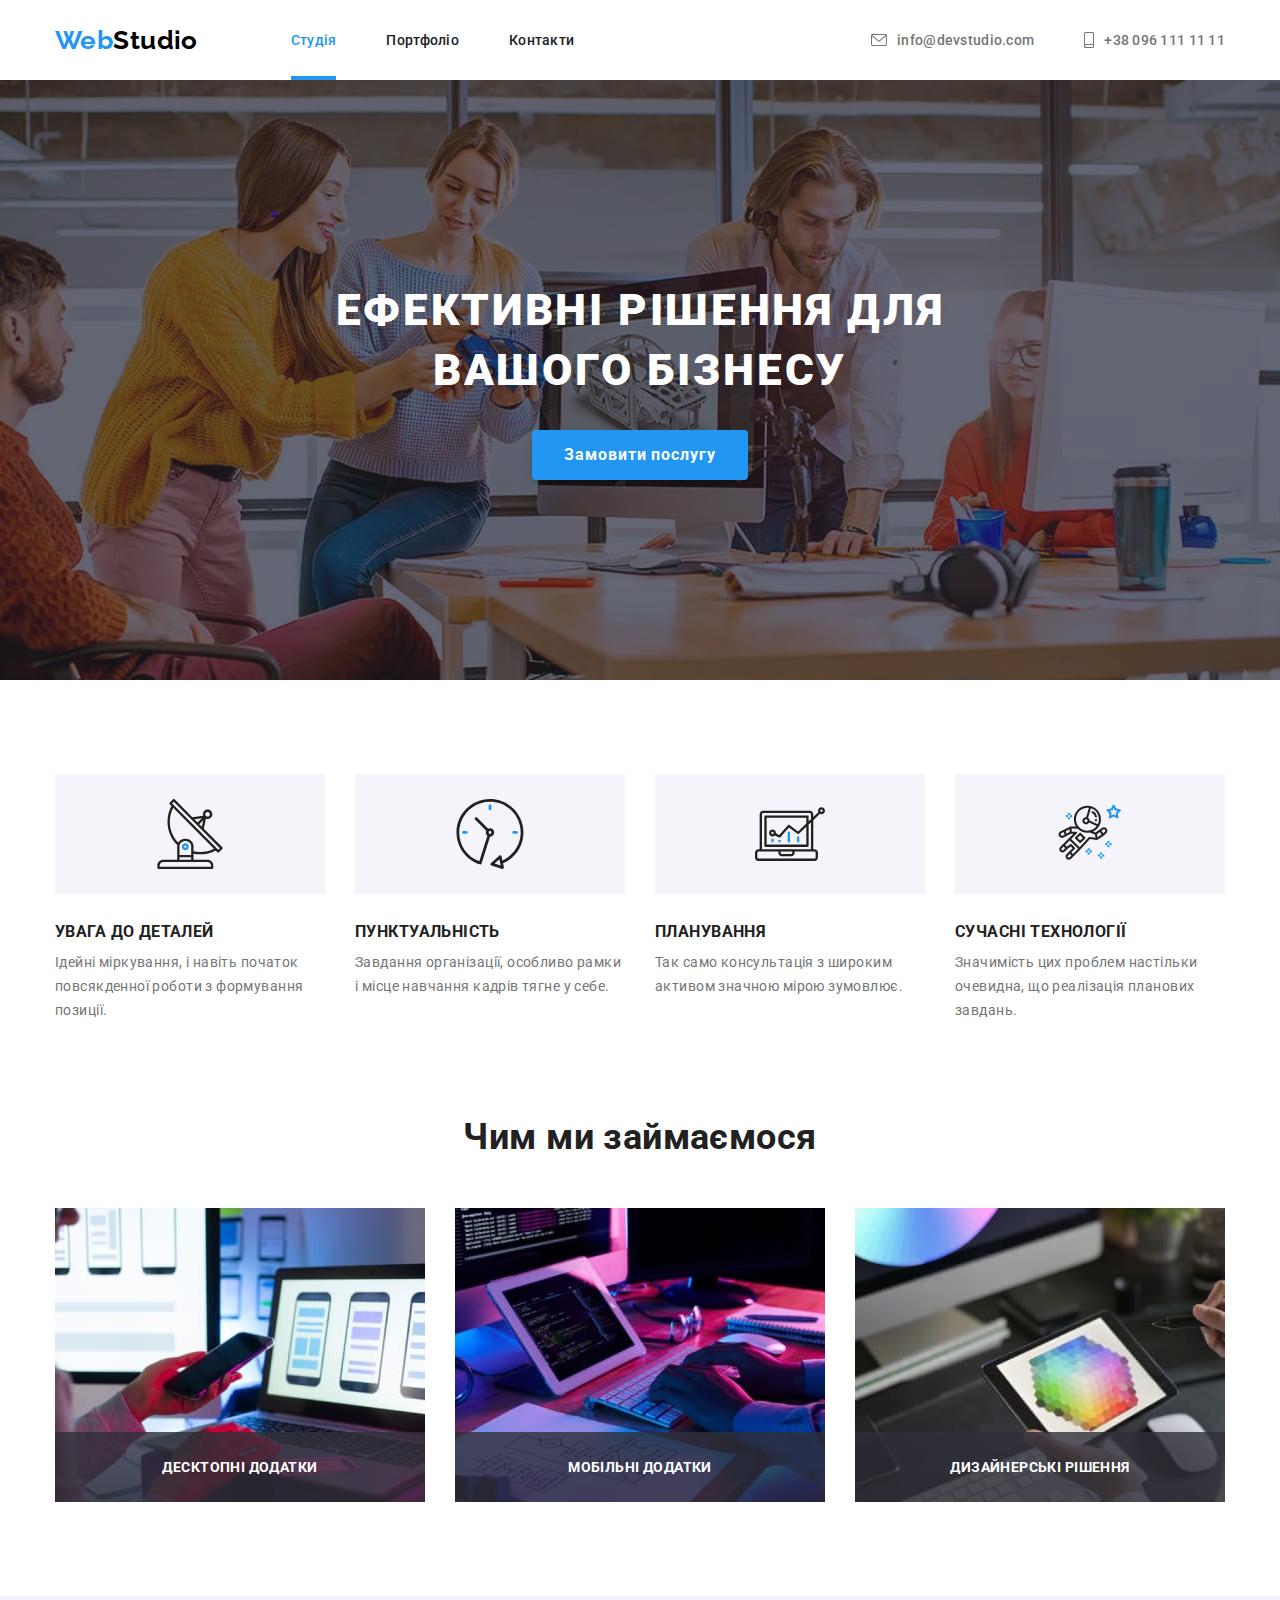
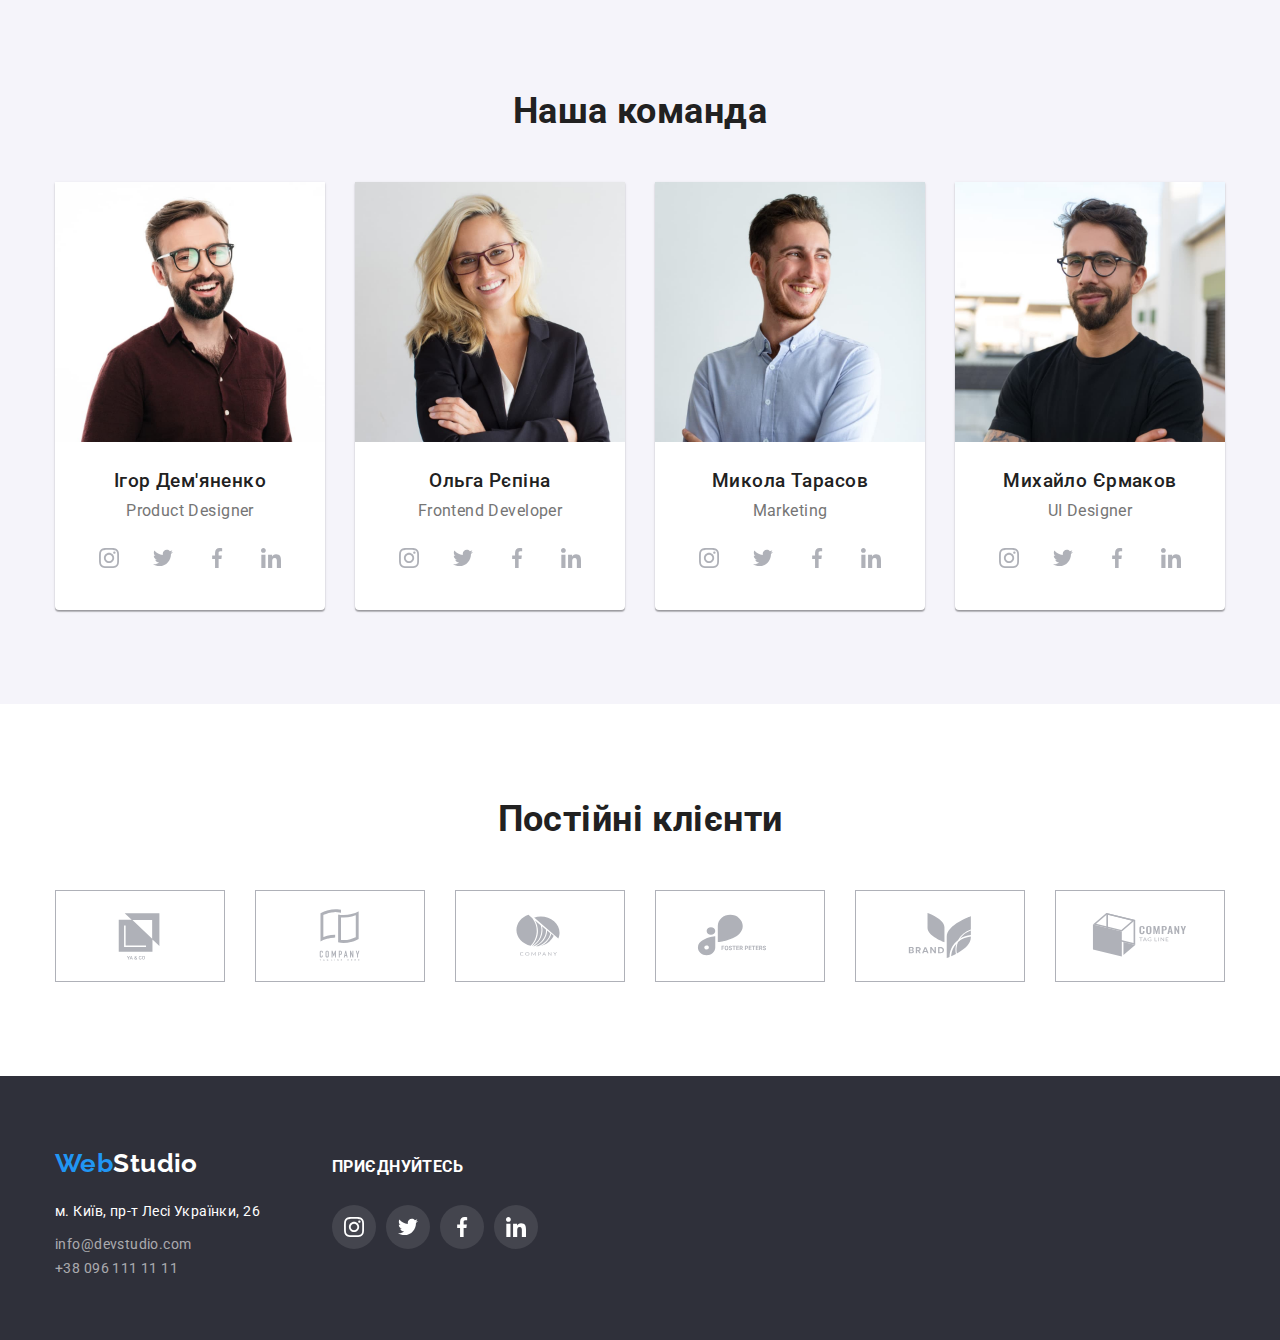
<file: index.html>
<!DOCTYPE html>
<html lang="ua">
  <head>
    <meta charset="UTF-8" />
    <meta http-equiv="X-UA-Compatible" content="IE=edge" />
    <meta name="viewport" content="width=device-width, initial-scale=1.0" />
    <title>Студія</title>
    <link rel="preconnect" href="https://fonts.googleapis.com" />
    <link rel="preconnect" href="https://fonts.gstatic.com" crossorigin />
    <link
      href="https://fonts.googleapis.com/css2?family=Raleway:wght@700&family=Roboto:wght@400;500;700;900&display=swap"
      rel="stylesheet"
    />
    <link
      rel="stylesheet"
      href="https://cdn.jsdelivr.net/npm/modern-normalize@1.1.0/modern-normalize.min.css"
    />
    <link rel="stylesheet" href="./css/styles.css" />
  </head>
  <body>
    <header class="header">
      <div class="container">
        <div class="header-menu">
          <nav class="nav">
            <a class="logo" href="#"><span>Web</span>Studio</a>
            <ul class="menu-list">
              <li class="menu-item">
                <a class="menu-link active" href="">Студія</a>
              </li>
              <li class="menu-item">
                <a class="menu-link" href="./portfolio.html">Портфоліо</a>
              </li>
              <li class="menu-item">
                <a class="menu-link" href="">Контакти</a>
              </li>
            </ul>
          </nav>
          <ul class="contact-list">
            <li class="contact-item">
              <a class="contact-link" href="mailto:info@devstudio.com">
                <svg class="contact-icon" width="16" height="12">
                  <use href="./images/icons/icons.svg#icon-envelope"></use>
                </svg>
                info@devstudio.com
              </a>
            </li>
            <li class="contact-item">
              <a class="contact-link" href="tel:+380961111111">
                <svg class="contact-icon" width="10" height="16">
                  <use href="./images/icons/icons.svg#icon-smartphone"></use>
                </svg>
                +38 096 111 11 11
              </a>
            </li>
          </ul>
        </div>
      </div>
    </header>
    <main>
      <section class="hero">
        <div class="container">
          <h1 class="hero-title">Ефективні рішення для <br />вашого бізнесу</h1>
          <button class="hero-btn" type="button" data-modal-open>
            Замовити послугу
          </button>
        </div>
      </section>
      <section class="features">
        <div class="container">
          <!-- <h2 class="hidden-title">Особливості компанії</h2> -->
          <ul class="features-list">
            <li class="features-item">
              <div class="features-icon-wrapper">
                <svg class="features-icon" width="70" heihgt="70">
                  <use href="./images/icons/icons.svg#icon-antenna"></use>
                </svg>
              </div>
              <h3 class="features-title">Увага до деталей</h3>
              <p class="features-text">
                Ідейні міркування, і навіть початок повсякденної роботи з
                формування позиції.
              </p>
            </li>
            <li class="features-item">
              <div class="features-icon-wrapper">
                <svg class="features-icon" width="70" heihgt="70">
                  <use href="./images/icons/icons.svg#icon-clock"></use>
                </svg>
              </div>
              <h3 class="features-title">Пунктуальність</h3>
              <p class="features-text">
                Завдання організації, особливо рамки і місце навчання кадрів
                тягне у себе.
              </p>
            </li>
            <li class="features-item">
              <div class="features-icon-wrapper">
                <svg class="features-icon" width="70" heihgt="70">
                  <use href="./images/icons/icons.svg#icon-diagram"></use>
                </svg>
              </div>
              <h3 class="features-title">Планування</h3>
              <p class="features-text">
                Так само консультація з широким активом значною мірою зумовлює.
              </p>
            </li>
            <li class="features-item">
              <div class="features-icon-wrapper">
                <svg class="features-icon" width="70" heihgt="70">
                  <use href="./images/icons/icons.svg#icon-astronaut"></use>
                </svg>
              </div>
              <h3 class="features-title">Сучасні технології</h3>
              <p class="features-text">
                Значимість цих проблем настільки очевидна, що реалізація
                планових завдань.
              </p>
            </li>
          </ul>
        </div>
      </section>
      <section class="about no-padding">
        <div class="container">
          <h2 class="title">Чим ми займаємося</h2>
          <ul class="about-list">
            <li class="about-item">
              <div class="about-img-wrapper">
                <img
                  class="about-img"
                  src="./images/work1.jpg"
                  alt="Робота за ноутбуком"
                  width="370"
                />
                <p class="about-img-text">Десктопні додатки</p>
              </div>
            </li>
            <li class="about-item">
              <div class="about-img-wrapper">
                <img
                  class="about-img"
                  src="./images/work2.jpg"
                  alt="Робота за ноутбуком"
                  width="370"
                />
                <p class="about-img-text">Мобільні додатки</p>
              </div>
            </li>
            <li class="about-item">
              <div class="about-img-wrapper">
                <img
                  class="about-img"
                  src="./images/work3.jpg"
                  alt="Робота за ноутбуком"
                  width="370"
                />
                <p class="about-img-text">Дизайнерські рішення</p>
              </div>
            </li>
          </ul>
        </div>
      </section>
      <section class="team">
        <div class="container">
          <h2 class="team-title title">Наша команда</h2>
          <ul class="team-list">
            <li class="team-item">
              <img
                class="team-img"
                src="./images/our-team1.jpg"
                alt="Фото наших працівників"
                width="270"
              />
              <div class="team-bio">
                <h3 class="team-author">Ігор Дем'яненко</h3>
                <p class="team-job" lang="en">Product Designer</p>
                <ul class="social-icon-list">
                  <li class="social-icon-item">
                    <a
                      href=""
                      class="social-icon-link"
                      target="_blank"
                      rel="noreferrer noopener"
                    >
                      <svg class="social-icon">
                        <use
                          href="./images/icons/icons.svg#icon-instagram"
                        ></use>
                      </svg>
                    </a>
                  </li>
                  <li class="social-icon-item">
                    <a
                      href=""
                      class="social-icon-link"
                      target="_blank"
                      rel="noreferrer noopener"
                    >
                      <svg class="social-icon">
                        <use href="./images/icons/icons.svg#icon-twitter"></use>
                      </svg>
                    </a>
                  </li>
                  <li class="social-icon-item">
                    <a
                      href=""
                      class="social-icon-link"
                      target="_blank"
                      rel="noreferrer noopener"
                    >
                      <svg class="social-icon">
                        <use
                          href="./images/icons/icons.svg#icon-facebook"
                        ></use>
                      </svg>
                    </a>
                  </li>
                  <li class="social-icon-item">
                    <a
                      href=""
                      class="social-icon-link"
                      target="_blank"
                      rel="noreferrer noopener"
                    >
                      <svg class="social-icon">
                        <use
                          href="./images/icons/icons.svg#icon-linkedin"
                        ></use>
                      </svg>
                    </a>
                  </li>
                </ul>
              </div>
            </li>
            <li class="team-item">
              <img
                class="team-img"
                src="./images/our-team2.jpg"
                alt="Фото наших працівників"
                width="270"
              />
              <div class="team-bio">
                <h3 class="team-author">Ольга Рєпіна</h3>
                <p class="team-job" lang="en">Frontend Developer</p>
                <ul class="social-icon-list">
                  <li class="social-icon-item">
                    <a
                      href=""
                      class="social-icon-link"
                      target="_blank"
                      rel="noreferrer noopener"
                    >
                      <svg class="social-icon">
                        <use
                          href="./images/icons/icons.svg#icon-instagram"
                        ></use>
                      </svg>
                    </a>
                  </li>
                  <li class="social-icon-item">
                    <a
                      href=""
                      class="social-icon-link"
                      target="_blank"
                      rel="noreferrer noopener"
                    >
                      <svg class="social-icon">
                        <use href="./images/icons/icons.svg#icon-twitter"></use>
                      </svg>
                    </a>
                  </li>
                  <li class="social-icon-item">
                    <a
                      href=""
                      class="social-icon-link"
                      target="_blank"
                      rel="noreferrer noopener"
                    >
                      <svg class="social-icon">
                        <use
                          href="./images/icons/icons.svg#icon-facebook"
                        ></use>
                      </svg>
                    </a>
                  </li>
                  <li class="social-icon-item">
                    <a
                      href=""
                      class="social-icon-link"
                      target="_blank"
                      rel="noreferrer noopener"
                    >
                      <svg class="social-icon">
                        <use
                          href="./images/icons/icons.svg#icon-linkedin"
                        ></use>
                      </svg>
                    </a>
                  </li>
                </ul>
              </div>
            </li>
            <li class="team-item">
              <img
                class="team-img"
                src="./images/our-team3.jpg"
                alt="Фото наших працівників"
                width="270"
              />
              <div class="team-bio">
                <h3 class="team-author">Микола Тарасов</h3>
                <p class="team-job" lang="en">Marketing</p>
                <ul class="social-icon-list">
                  <li class="social-icon-item">
                    <a
                      href=""
                      class="social-icon-link"
                      target="_blank"
                      rel="noreferrer noopener"
                    >
                      <svg class="social-icon">
                        <use
                          href="./images/icons/icons.svg#icon-instagram"
                        ></use>
                      </svg>
                    </a>
                  </li>
                  <li class="social-icon-item">
                    <a
                      href=""
                      class="social-icon-link"
                      target="_blank"
                      rel="noreferrer noopener"
                    >
                      <svg class="social-icon">
                        <use href="./images/icons/icons.svg#icon-twitter"></use>
                      </svg>
                    </a>
                  </li>
                  <li class="social-icon-item">
                    <a
                      href=""
                      class="social-icon-link"
                      target="_blank"
                      rel="noreferrer noopener"
                    >
                      <svg class="social-icon">
                        <use
                          href="./images/icons/icons.svg#icon-facebook"
                        ></use>
                      </svg>
                    </a>
                  </li>
                  <li class="social-icon-item">
                    <a
                      href=""
                      class="social-icon-link"
                      target="_blank"
                      rel="noreferrer noopener"
                    >
                      <svg class="social-icon">
                        <use
                          href="./images/icons/icons.svg#icon-linkedin"
                        ></use>
                      </svg>
                    </a>
                  </li>
                </ul>
              </div>
            </li>
            <li class="team-item">
              <img
                class="team-img"
                src="./images/our-team4.jpg"
                alt="Фото наших працівників"
                width="270"
              />
              <div class="team-bio">
                <h3 class="team-author">Михайло Єрмаков</h3>
                <p class="team-job" lang="en">UI Designer</p>
                <ul class="social-icon-list">
                  <li class="social-icon-item">
                    <a
                      href=""
                      class="social-icon-link"
                      target="_blank"
                      rel="noreferrer noopener"
                    >
                      <svg class="social-icon">
                        <use
                          href="./images/icons/icons.svg#icon-instagram"
                        ></use>
                      </svg>
                    </a>
                  </li>
                  <li class="social-icon-item">
                    <a
                      href=""
                      class="social-icon-link"
                      target="_blank"
                      rel="noreferrer noopener"
                    >
                      <svg class="social-icon">
                        <use href="./images/icons/icons.svg#icon-twitter"></use>
                      </svg>
                    </a>
                  </li>
                  <li class="social-icon-item">
                    <a
                      href=""
                      class="social-icon-link"
                      target="_blank"
                      rel="noreferrer noopener"
                    >
                      <svg class="social-icon">
                        <use
                          href="./images/icons/icons.svg#icon-facebook"
                        ></use>
                      </svg>
                    </a>
                  </li>
                  <li class="social-icon-item">
                    <a
                      href=""
                      class="social-icon-link"
                      target="_blank"
                      rel="noreferrer noopener"
                    >
                      <svg class="social-icon">
                        <use
                          href="./images/icons/icons.svg#icon-linkedin"
                        ></use>
                      </svg>
                    </a>
                  </li>
                </ul>
              </div>
            </li>
          </ul>
        </div>
      </section>
      <section class="client">
        <div class="container">
          <h2 class="title">Постійні клієнти</h2>
          <ul class="client-icon-list">
            <li class="client-icon-item">
              <a
                class="client-icon-link"
                href=""
                target="_blank"
                rel="noreferrer noopener"
              >
                <svg class="client-icon">
                  <use href="./images/icons/icons.svg#icon-company-logo1"></use>
                </svg>
              </a>
            </li>
            <li class="client-icon-item">
              <a
                class="client-icon-link"
                href=""
                target="_blank"
                rel="noreferrer noopener"
              >
                <svg class="client-icon">
                  <use href="./images/icons/icons.svg#icon-company-logo2"></use>
                </svg>
              </a>
            </li>
            <li class="client-icon-item">
              <a
                class="client-icon-link"
                href=""
                target="_blank"
                rel="noreferrer noopener"
              >
                <svg class="client-icon">
                  <use href="./images/icons/icons.svg#icon-company-logo3"></use>
                </svg>
              </a>
            </li>
            <li class="client-icon-item">
              <a
                class="client-icon-link"
                href=""
                target="_blank"
                rel="noreferrer noopener"
              >
                <svg class="client-icon">
                  <use href="./images/icons/icons.svg#icon-company-logo4"></use>
                </svg>
              </a>
            </li>
            <li class="client-icon-item">
              <a
                class="client-icon-link"
                href=""
                target="_blank"
                rel="noreferrer noopener"
              >
                <svg class="client-icon">
                  <use href="./images/icons/icons.svg#icon-company-logo5"></use>
                </svg>
              </a>
            </li>
            <li class="client-icon-item">
              <a
                class="client-icon-link"
                href=""
                target="_blank"
                rel="noreferrer noopener"
              >
                <svg class="client-icon">
                  <use href="./images/icons/icons.svg#icon-company-logo6"></use>
                </svg>
              </a>
            </li>
          </ul>
        </div>
      </section>
    </main>
    <footer class="footer">
      <div class="container">
        <div class="footer-inner">
          <div class="footer-address">
            <a class="logo logo-footer" href="#"><span>Web</span>Studio</a>
            <address class="address">
              <p class="address-location">м. Київ, пр-т Лесі Українки, 26</p>
              <ul class="address-list">
                <li class="address-item">
                  <a class="address-link" href="mailto:info@devstudio.com"
                    >info@devstudio.com</a
                  >
                </li>
                <li class="address-item">
                  <a class="address-link" href="tel:+380961111111"
                    >+38 096 111 11 11</a
                  >
                </li>
              </ul>
            </address>
          </div>
          <div class="footer-social-wrapper">
            <h3 class="footer-title">Приєднуйтесь</h3>
            <ul class="footer-icon-list">
              <li class="footer-icon-item">
                <a
                  href=""
                  class="footer-icon-link"
                  target="_blank"
                  rel="noreferrer noopener"
                >
                  <svg class="footer-icon">
                    <use href="./images/icons/icons.svg#icon-instagram"></use>
                  </svg>
                </a>
              </li>
              <li class="footer-icon-item">
                <a
                  href=""
                  class="footer-icon-link"
                  target="_blank"
                  rel="noreferrer noopener"
                >
                  <svg class="footer-icon">
                    <use href="./images/icons/icons.svg#icon-twitter"></use>
                  </svg>
                </a>
              </li>
              <li class="footer-icon-item">
                <a
                  href=""
                  class="footer-icon-link"
                  target="_blank"
                  rel="noreferrer noopener"
                >
                  <svg class="footer-icon">
                    <use href="./images/icons/icons.svg#icon-facebook"></use>
                  </svg>
                </a>
              </li>
              <li class="footer-icon-item">
                <a
                  href=""
                  class="footer-icon-link"
                  target="_blank"
                  rel="noreferrer noopener"
                >
                  <svg class="footer-icon">
                    <use href="./images/icons/icons.svg#icon-linkedin"></use>
                  </svg>
                </a>
              </li>
            </ul>
          </div>
        </div>
      </div>
    </footer>
    <div class="backdrop is-hidden" data-modal>
      <div class="modal">
        <button class="modal-close-btn" type="button" data-modal-close>
          <svg class="modal-icon" width="18" height="18">
            <use href="./images/icons/icons.svg#icon-close"></use>
          </svg>
        </button>
      </div>
    </div>
    <script src="./js/modal.js"></script>
  </body>
</html>
</file>
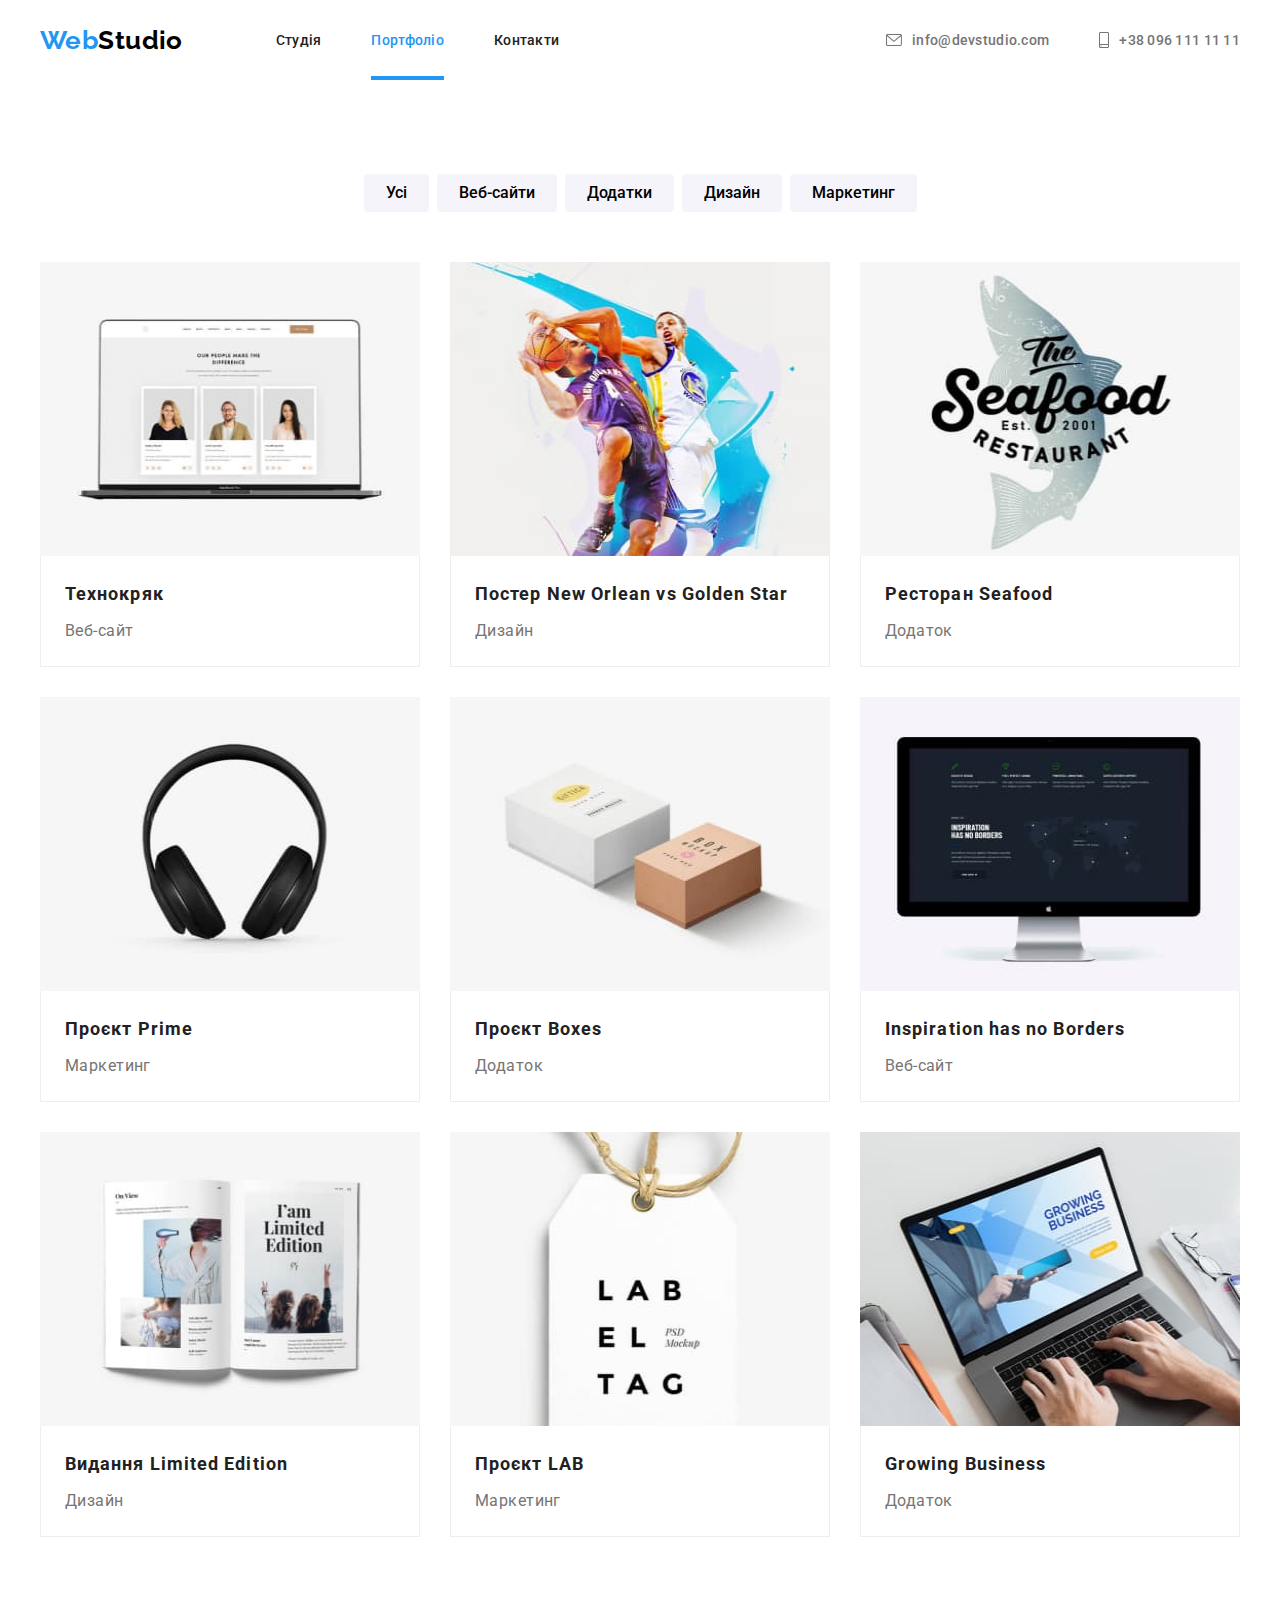
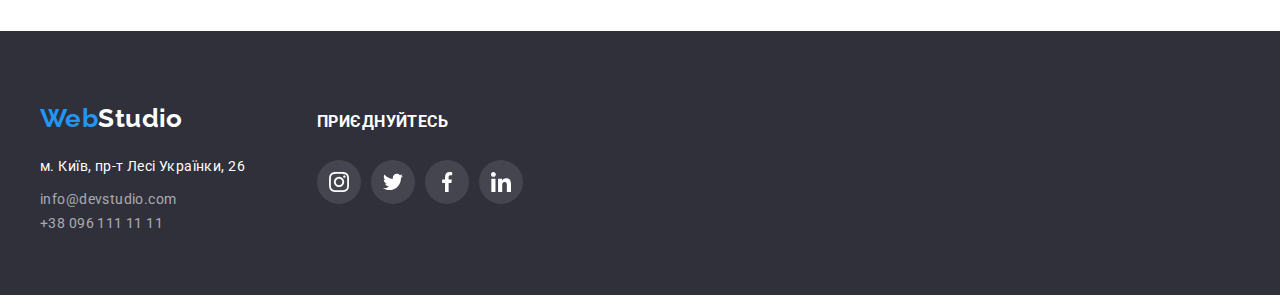
<file: portfolio.html>
<!DOCTYPE html>
<html lang="uk">
  <head>
    <meta charset="UTF-8" />
    <meta http-equiv="X-UA-Compatible" content="IE=edge" />
    <meta name="viewport" content="width=device-width, initial-scale=1.0" />
    <title>Портфоліо</title>
    <link rel="preconnect" href="https://fonts.googleapis.com" />
    <link rel="preconnect" href="https://fonts.gstatic.com" crossorigin />
    <link
      href="https://fonts.googleapis.com/css2?family=Raleway:wght@700&family=Roboto:wght@400;500;700;900&display=swap"
      rel="stylesheet"
    />
    <link rel="stylesheet" href="./css/styles.css" />
  </head>
  <body>
    <header class="header">
      <div class="container">
        <div class="header-menu">
          <nav class="nav">
            <a class="logo" href="#"><span>Web</span>Studio</a>
            <ul class="menu-list">
              <li class="menu-item">
                <a class="menu-link" href="./index.html">Студія</a>
              </li>
              <li class="menu-item">
                <a class="menu-link active">Портфоліо</a>
              </li>
              <li class="menu-item">
                <a class="menu-link" href="">Контакти</a>
              </li>
            </ul>
          </nav>
          <ul class="contact-list">
            <li class="contact-item">
              <a class="contact-link" href="mailto:info@devstudio.com">
                <svg class="contact-icon" width="16" height="12">
                  <use href="./images/icons/icons.svg#icon-envelope"></use>
                </svg>
                info@devstudio.com
              </a>
            </li>
            <li class="contact-item">
              <a class="contact-link" href="tel:+380961111111">
                <svg class="contact-icon" width="10" height="16">
                  <use href="./images/icons/icons.svg#icon-smartphone"></use>
                </svg>
                +38 096 111 11 11
              </a>
            </li>
          </ul>
        </div>
      </div>
    </header>
    <main>
      <section class="projects">
        <!-- <h1 class="hidden-title">Наші проєкти</h1> -->
        <div class="container">
          <ul class="projects-filter-list">
            <li class="projects-filter-item">
              <button class="project-filter-btn" type="button">Усі</button>
            </li>
            <li class="projects-filter-item">
              <button class="project-filter-btn" type="button">
                Веб-сайти
              </button>
            </li>
            <li class="projects-filter-item">
              <button class="project-filter-btn" type="button">Додатки</button>
            </li>
            <li class="projects-filter-item">
              <button class="project-filter-btn" type="button">Дизайн</button>
            </li>
            <li class="projects-filter-item">
              <button class="project-filter-btn" type="button">
                Маркетинг
              </button>
            </li>
          </ul>
          <ul class="projects-list">
            <li class="projects-item">
              <a class="projects-link" href="">
                <div class="projects-overlay">
                  <img
                    class="projects-img"
                    src="./images/portfolio-project-1.jpg"
                    alt="Приклад веб-сайту"
                    width="370"
                    height="294"
                  />
                  <div class="projects-overlay-text-inner">
                    <p class="projects-overlay-text">
                      Ресурс пропонує комплексні пропозиції з різним рівнем
                      функціоналу та сервісів. Все це дозволить відвідувачу
                      отримати вичерпні відомості про компанію чи приватну
                      особу.
                    </p>
                  </div>
                </div>
                <div class="projects-info">
                  <h2 class="projects-title">Технокряк</h2>
                  <p class="projects-text">Веб-сайт</p>
                </div>
              </a>
            </li>
            <li class="projects-item">
              <a class="projects-link" href="">
                <div class="projects-overlay">
                  <img
                    class="projects-img"
                    src="./images/portfolio-project-2.jpg"
                    alt="Приклад веб-сайту"
                    width="370"
                    height="294"
                  />
                  <div class="projects-overlay-text-inner">
                    <p class="projects-overlay-text">
                      Ресурс пропонує комплексні пропозиції з різним рівнем
                      функціоналу та сервісів. Все це дозволить відвідувачу
                      отримати вичерпні відомості про компанію чи приватну
                      особу.
                    </p>
                  </div>
                </div>
                <div class="projects-info">
                  <h2 class="projects-title">
                    Постер <span lang="en">New Orlean vs Golden Star</span>
                  </h2>
                  <p class="projects-text">Дизайн</p>
                </div>
              </a>
            </li>
            <li class="projects-item">
              <a class="projects-link" href="">
                <div class="projects-overlay">
                  <img
                    class="projects-img"
                    src="./images/portfolio-project-3.jpg"
                    alt="Приклад веб-сайту"
                    width="370"
                    height="294"
                  />
                  <div class="projects-overlay-text-inner">
                    <p class="projects-overlay-text">
                      Ресурс пропонує комплексні пропозиції з різним рівнем
                      функціоналу та сервісів. Все це дозволить відвідувачу
                      отримати вичерпні відомості про компанію чи приватну
                      особу.
                    </p>
                  </div>
                </div>
                <div class="projects-info">
                  <h2 class="projects-title">
                    Ресторан <span lang="en">Seafood</span>
                  </h2>
                  <p class="projects-text">Додаток</p>
                </div>
              </a>
            </li>
            <li class="projects-item">
              <a class="projects-link" href="">
                <div class="projects-overlay">
                  <img
                    class="projects-img"
                    src="./images/portfolio-project-4.jpg"
                    alt="Приклад веб-сайту"
                    width="370"
                    height="294"
                  />
                  <div class="projects-overlay-text-inner">
                    <p class="projects-overlay-text">
                      Ресурс пропонує комплексні пропозиції з різним рівнем
                      функціоналу та сервісів. Все це дозволить відвідувачу
                      отримати вичерпні відомості про компанію чи приватну
                      особу.
                    </p>
                  </div>
                </div>
                <div class="projects-info">
                  <h2 class="projects-title">
                    Проєкт <span lang="en">Prime</span>
                  </h2>
                  <p class="projects-text">Маркетинг</p>
                </div>
              </a>
            </li>
            <li class="projects-item">
              <a class="projects-link" href="">
                <div class="projects-overlay">
                  <img
                    class="projects-img"
                    src="./images/portfolio-project-5.jpg"
                    alt="Приклад веб-сайту"
                    width="370"
                    height="294"
                  />
                  <div class="projects-overlay-text-inner">
                    <p class="projects-overlay-text">
                      Ресурс пропонує комплексні пропозиції з різним рівнем
                      функціоналу та сервісів. Все це дозволить відвідувачу
                      отримати вичерпні відомості про компанію чи приватну
                      особу.
                    </p>
                  </div>
                </div>
                <div class="projects-info">
                  <h2 class="projects-title">
                    Проєкт <span lang="en">Boxes</span>
                  </h2>
                  <p class="projects-text">Додаток</p>
                </div>
              </a>
            </li>
            <li class="projects-item">
              <a class="projects-link" href="">
                <div class="projects-overlay">
                  <img
                    class="projects-img"
                    src="./images/portfolio-project-6.jpg"
                    alt="Приклад веб-сайту"
                    width="370"
                    height="294"
                  />
                  <div class="projects-overlay-text-inner">
                    <p class="projects-overlay-text">
                      Ресурс пропонує комплексні пропозиції з різним рівнем
                      функціоналу та сервісів. Все це дозволить відвідувачу
                      отримати вичерпні відомості про компанію чи приватну
                      особу.
                    </p>
                  </div>
                </div>
                <div class="projects-info">
                  <h2 class="projects-title" lang="en">
                    Inspiration has no Borders
                  </h2>
                  <p class="projects-text">Веб-сайт</p>
                </div>
              </a>
            </li>
            <li class="projects-item">
              <a class="projects-link" href="">
                <div class="projects-overlay">
                  <img
                    class="projects-img"
                    src="./images/portfolio-project-7.jpg"
                    alt="Приклад веб-сайту"
                    width="370"
                    height="294"
                  />
                  <div class="projects-overlay-text-inner">
                    <p class="projects-overlay-text">
                      Ресурс пропонує комплексні пропозиції з різним рівнем
                      функціоналу та сервісів. Все це дозволить відвідувачу
                      отримати вичерпні відомості про компанію чи приватну
                      особу.
                    </p>
                  </div>
                </div>
                <div class="projects-info">
                  <h2 class="projects-title">
                    Видання <span lang="en">Limited Edition</span>
                  </h2>
                  <p class="projects-text">Дизайн</p>
                </div>
              </a>
            </li>
            <li class="projects-item">
              <a class="projects-link" href="">
                <div class="projects-overlay">
                  <img
                    class="projects-img"
                    src="./images/portfolio-project-8.jpg"
                    alt="Приклад веб-сайту"
                    width="370"
                    height="294"
                  />
                  <div class="projects-overlay-text-inner">
                    <p class="projects-overlay-text">
                      Ресурс пропонує комплексні пропозиції з різним рівнем
                      функціоналу та сервісів. Все це дозволить відвідувачу
                      отримати вичерпні відомості про компанію чи приватну
                      особу.
                    </p>
                  </div>
                </div>
                <div class="projects-info">
                  <h2 class="projects-title">
                    Проєкт <span lang="en">LAB</span>
                  </h2>
                  <p class="projects-text">Маркетинг</p>
                </div>
              </a>
            </li>
            <li class="projects-item">
              <a class="projects-link" href="">
                <div class="projects-overlay">
                  <img
                    class="projects-img"
                    src="./images/portfolio-project-9.jpg"
                    alt="Приклад веб-сайту"
                    width="370"
                    height="294"
                  />
                  <div class="projects-overlay-text-inner">
                    <p class="projects-overlay-text">
                      Ресурс пропонує комплексні пропозиції з різним рівнем
                      функціоналу та сервісів. Все це дозволить відвідувачу
                      отримати вичерпні відомості про компанію чи приватну
                      особу.
                    </p>
                  </div>
                </div>
                <div class="projects-info">
                  <h2 class="projects-title">
                    Growing <span lang="en">Business</span>
                  </h2>
                  <p class="projects-text">Додаток</p>
                </div>
              </a>
            </li>
          </ul>
        </div>
      </section>
    </main>
    <footer class="footer">
      <div class="container">
        <div class="footer-inner">
          <div class="footer-address">
            <a class="logo logo-footer" href="#"><span>Web</span>Studio</a>
            <address class="address">
              <p class="address-location">м. Київ, пр-т Лесі Українки, 26</p>
              <ul class="address-list">
                <li class="address-item">
                  <a class="address-link" href="mailto:info@devstudio.com"
                    >info@devstudio.com</a
                  >
                </li>
                <li class="address-item">
                  <a class="address-link" href="tel:+380961111111"
                    >+38 096 111 11 11</a
                  >
                </li>
              </ul>
            </address>
          </div>
          <div class="footer-social-wrapper">
            <h3 class="footer-title">Приєднуйтесь</h3>
            <ul class="footer-icon-list">
              <li class="footer-icon-item">
                <a
                  href=""
                  class="footer-icon-link"
                  target="_blank"
                  rel="noreferrer noopener"
                >
                  <svg class="footer-icon">
                    <use href="./images/icons/icons.svg#icon-instagram"></use>
                  </svg>
                </a>
              </li>
              <li class="footer-icon-item">
                <a
                  href=""
                  class="footer-icon-link"
                  target="_blank"
                  rel="noreferrer noopener"
                >
                  <svg class="footer-icon">
                    <use href="./images/icons/icons.svg#icon-twitter"></use>
                  </svg>
                </a>
              </li>
              <li class="footer-icon-item">
                <a
                  href=""
                  class="footer-icon-link"
                  target="_blank"
                  rel="noreferrer noopener"
                >
                  <svg class="footer-icon">
                    <use href="./images/icons/icons.svg#icon-facebook"></use>
                  </svg>
                </a>
              </li>
              <li class="footer-icon-item">
                <a
                  href=""
                  class="footer-icon-link"
                  target="_blank"
                  rel="noreferrer noopener"
                >
                  <svg class="footer-icon">
                    <use href="./images/icons/icons.svg#icon-linkedin"></use>
                  </svg>
                </a>
              </li>
            </ul>
          </div>
        </div>
      </div>
    </footer>
  </body>
</html>
</file>
<file: css/styles.css>
:root {
  --brand-color: #212121;
  --secondary-color: #ffffff;
  --accent-color: #2196f3;
  --text-color: #757575;
  --bg-color: #2f303a;
  --icon-color: #afb1b8;
  --transition-dur-and-func: 250ms cubic-bezier(0.4, 0, 0.2, 1);
}
body {
  font-family: "Roboto", sans-serif;
  font-size: 14px;
  color: var(--brand-color);
  line-height: 16px;
  letter-spacing: 0.03em;
  margin: 0;
}
section {
  padding-top: 94px;
  padding-bottom: 94px;
}
.container {
  margin: 0 auto;
  max-width: 1200px;
  padding-left: 15px;
  padding-right: 15px;
}
h1,
h2,
h3,
h4,
p {
  margin-top: 0;
  margin-bottom: 0;
}
ul,
ol {
  list-style: none;
  margin-top: 0;
  margin-bottom: 0;
  padding-left: 0;
}
a {
  text-decoration: none;
}
img {
  display: block;
}
button {
  cursor: pointer;
}
/* start header */
.header-menu {
  display: flex;
  align-items: center;
}
.nav {
  display: flex;
  align-items: center;
}
.logo {
  font-family: "Raleway", sans-serif;
  font-size: 26px;
  font-weight: 700;
  color: #000000;
  line-height: 31px;
}
.logo span {
  color: var(--accent-color);
}
.menu-list {
  display: flex;
  margin-left: 93px;
}
.menu-item:not(:last-child),
.contact-item:not(:last-child) {
  margin-right: 50px;
}
.menu-link {
  position: relative;
  display: block;
  padding-top: 32px;
  padding-bottom: 32px;
  color: var(--brand-color);
  font-weight: 500;
  letter-spacing: 0.02em;
  transition: color var(--transition-dur-and-func);
}
.menu-link.active::after {
  content: "";
  display: block;
  position: absolute;
  left: 0;
  bottom: 0;
  width: 100%;
  height: 4px;
  background-color: var(--accent-color);
}
.menu-link.active {
  color: var(--accent-color);
}
.contact-list {
  display: flex;
  margin-left: auto;
}
.contact-link {
  display: flex;
  align-items: center;
  justify-content: center;
  font-weight: 500;
  letter-spacing: 0.02em;
  color: var(--text-color);
  transition: color var(--transition-dur-and-func);
}
.menu-link:hover,
.contact-link:hover,
.menu-link:focus,
.contact-link:focus,
.address-link:hover,
.address-link:focus {
  color: var(--accent-color);
}
.contact-icon {
  fill: currentColor;
  margin-right: 10px;
}
/* end header */
/* start hero*/
.hero {
  padding-top: 200px;
  padding-bottom: 200px;
  max-width: 1600px;
  margin-right: auto;
  margin-left: auto;
  background-color: var(--bg-color);
  background-image: linear-gradient(
      rgba(47, 48, 58, 0.4),
      rgba(47, 48, 58, 0.4)
    ),
    url("../images/hero-bg.jpg");
  background-repeat: no-repeat;
  background-size: cover;
  background-position: center;
  text-align: center;
}
.hero-title {
  margin-bottom: 30px;
  color: var(--secondary-color);
  font-size: 44px;
  font-weight: 900;
  line-height: 60px;
  letter-spacing: 0.06em;
  text-transform: uppercase;
}
.hero-btn {
  padding: 10px 32px;
  min-width: 216px;
  font-weight: 700;
  font-size: 16px;
  line-height: 30px;
  letter-spacing: 0.06em;
  color: var(--secondary-color);
  background-color: var(--accent-color);
  box-shadow: 0px 4px 4px rgba(0, 0, 0, 0.15);
  border-radius: 4px;
  border-style: none;
}
.hero-btn:active {
  background-color: #188ce8;
}
/* end hero */
/* start features */
.features-list {
  display: flex;
}
.features-item {
  width: 270px;
}
.features-item:not(:last-child),
.about-item:not(:last-child),
.team-item:not(:last-child),
.client-icon-item:not(:last-child) {
  margin-right: 30px;
}
.features-icon-wrapper {
  display: flex;
  justify-content: center;
  align-items: center;
  margin-bottom: 30px;
  height: 120px;
  background-color: #f5f4fa;
}
.title {
  margin-bottom: 50px;
  font-size: 36px;
  line-height: 42px;
  text-align: center;
}
.features-title {
  margin-bottom: 10px;
  text-transform: uppercase;
}
.features-text {
  line-height: 24px;
  color: var(--text-color);
}
/* end features */
/* start about */
.about.no-padding {
  padding-top: 0;
}
.about-list {
  display: flex;
}
.about-img-wrapper {
  position: relative;
}
.about-img-text {
  position: absolute;
  left: 0;
  bottom: 0;
  padding: 27px 10px;
  width: 100%;
  font-weight: 700;
  text-align: center;
  text-transform: uppercase;
  color: var(--secondary-color);
  background-color: rgba(47, 48, 58, 0.8);
}
/* end about */
/* start team */
.team {
  background-color: #f5f4fa;
}
.team-list {
  display: flex;
}
.team-item {
  background-color: var(--secondary-color);
  box-shadow: 0px 1px 3px rgba(0, 0, 0, 0.12), 0px 1px 1px rgba(0, 0, 0, 0.14),
    0px 2px 1px rgba(0, 0, 0, 0.2);
  border-radius: 0px 0px 4px 4px;
}
.team-bio {
  text-align: center;
  font-size: 16px;
  line-height: 19px;
  padding: 30px 10px;
}
.team-author {
  margin-bottom: 10px;
  font-weight: 500;
}
.team-job {
  color: var(--text-color);
  margin-bottom: 16px;
}
.social-icon-list,
.footer-icon-list {
  display: flex;
  justify-content: center;
  align-items: center;
}
.social-icon-item:not(:last-child),
.footer-icon-item:not(:last-child) {
  margin-right: 10px;
}
.social-icon-link,
.footer-icon-link {
  display: flex;
  justify-content: center;
  align-items: center;
  width: 44px;
  height: 44px;
  border-radius: 50%;
  transition: background-color var(--transition-dur-and-func);
}
.social-icon-link:hover,
.footer-icon-link:hover,
.social-icon-link:focus,
.footer-icon-link:focus {
  background-color: var(--accent-color);
}
.social-icon,
.footer-icon {
  width: 20px;
  height: 20px;
  fill: var(--icon-color);
  transition: fill var(--transition-dur-and-func);
}
.social-icon-link:hover .social-icon,
.social-icon-link:focus .social-icon {
  fill: var(--secondary-color);
}
/* end team */
/* start client */
.client-icon-list {
  display: flex;
  justify-content: center;
  align-items: center;
}
.client-icon-link {
  display: flex;
  justify-content: center;
  align-items: center;
  width: 170px;
  height: 92px;
  border: 1px solid var(--icon-color);
  transition: border var(--transition-dur-and-func);
}
.client-icon-link:hover,
.client-icon-link:focus {
  border: 1px solid var(--accent-color);
}
.client-icon {
  width: 106px;
  height: 60px;
  fill: var(--icon-color);
  transition: fill var(--transition-dur-and-func);
}
.client-icon-link:hover .client-icon,
.client-icon-link:focus .client-icon {
  fill: var(--accent-color);
}
/* end client */
/* start footer */
.footer {
  padding-top: 72px;
  padding-bottom: 60px;
  background-color: var(--bg-color);
}
.footer-inner {
  display: flex;
  align-items: baseline;
}
.footer-address {
  margin-right: 72px;
}
.logo-footer {
  display: inline-block;
  margin-bottom: 20px;
  color: var(--secondary-color);
}
.address {
  font-style: normal;
}
.address-location {
  line-height: 24px;
  color: var(--secondary-color);
  margin-bottom: 9px;
}
.address-link {
  line-height: 24px;
  color: rgba(255, 255, 255, 0.6);
  margin-bottom: 9px;
  transition: color var(--transition-dur-and-func);
}
.footer-title {
  color: var(--secondary-color);
  margin-bottom: 30px;
  text-transform: uppercase;
  align-items: baseline;
}
.footer-icon-link {
  background-color: rgba(255, 255, 255, 0.1);
  border-radius: 50%;
}
.footer-icon {
  fill: var(--secondary-color);
}
/* end footer */

/* start projects */
.projects-filter-list {
  display: flex;
  justify-content: center;
  margin-bottom: 50px;
}
.projects-filter-item:not(:last-child) {
  margin-right: 8px;
}
.project-filter-btn {
  padding: 6px 22px;
  background-color: #f5f4fa;
  font-family: "Roboto", sans-serif;
  font-weight: 500;
  font-size: 16px;
  line-height: 26px;
  border-radius: 4px;
  border-style: none;
  transition: background-color var(--transition-dur-and-func),
    color var(--transition-dur-and-func),
    box-shadow var(--transition-dur-and-func);
}
.project-filter-btn:hover,
.project-filter-btn:focus {
  background-color: var(--accent-color);
  color: var(--secondary-color);
  box-shadow: 0px 3px 1px rgba(0, 0, 0, 0.1), 0px 1px 2px rgba(0, 0, 0, 0.08),
    0px 2px 2px rgba(0, 0, 0, 0.12);
}
.projects-list {
  display: flex;
  flex-wrap: wrap;
}
.projects-item {
  width: calc((100% - 60px) / 3);
  margin-right: 30px;
  margin-bottom: 30px;
}
.projects-item:nth-child(3n) {
  margin-right: 0;
}
.projects-item:nth-last-child(-n + 3) {
  margin-bottom: 0;
}
.projects-link {
  transition: box-shadow var(--transition-dur-and-func);
}
.projects-link:hover,
.projects-link:focus {
  display: block;
  box-shadow: 0px 1px 1px rgba(0, 0, 0, 0.12), 0px 4px 4px rgba(0, 0, 0, 0.06),
    1px 4px 6px rgba(0, 0, 0, 0.16);
}
.projects-link:hover .projects-overlay-text-inner,
.projects-link:focus .projects-overlay-text-inner {
  transform: translatey(0);
}
.projects-overlay {
  position: relative;
  overflow: hidden;
}
.projects-img {
  width: 100%;
}
.projects-overlay-text-inner {
  position: absolute;
  top: 0;
  left: 0;
  display: flex;
  align-items: center;
  height: 100%;
  width: 100%;
  background-color: rgba(33, 150, 243, 0.9);
  transform: translatey(100%);
  transition: transform var(--transition-dur-and-func);
}
.projects-overlay-text {
  color: var(--secondary-color);
  font-size: 18px;
  line-height: 28px;
  padding: 15px 24px;
}
.projects-info {
  padding: 20px 24px;
  border: 1px solid #eeeeee;
  border-top: none;
}
.projects-title {
  margin-bottom: 4px;
  font-size: 18px;
  line-height: 36px;
  letter-spacing: 0.06em;
  color: var(--brand-color);
}
.projects-text {
  font-size: 16px;
  line-height: 30px;
  color: var(--text-color);
  background-position: 0 0;
}
/* end projects */
/* start backdrop */
.backdrop {
  position: fixed;
  left: 0;
  top: 0;
  z-index: 100;
  width: 100%;
  height: 100%;
  background-color: rgba(0, 0, 0, 0.2);
  transition: opacity var(--transition-dur-and-func),
    visibility var(--transition-dur-and-func);
}
.backdrop.is-hidden {
  opacity: 0;
  visibility: hidden;
  pointer-events: none;
}
.backdrop.is-hidden .modal {
  transform: translate(-50%, -50%) scale(0.9);
}
.modal {
  position: absolute;
  left: 50%;
  top: 50%;
  transform: translate(-50%, -50%) scale(1);
  padding: 8px;
  min-width: 528px;
  min-height: 581px;
  background-color: var(--secondary-color);
  transition: transform var(--transition-dur-and-func);
}
.modal-close-btn {
  position: absolute;
  top: 8px;
  right: 8px;
  display: flex;
  justify-content: center;
  align-items: center;
  border-style: none;
  width: 30px;
  height: 30px;
  padding: 0;
  background-color: transparent;
  border: 1px solid rgba(0, 0, 0, 0.1);
  border-radius: 50%;
}
/* end backdrop */
</file>
